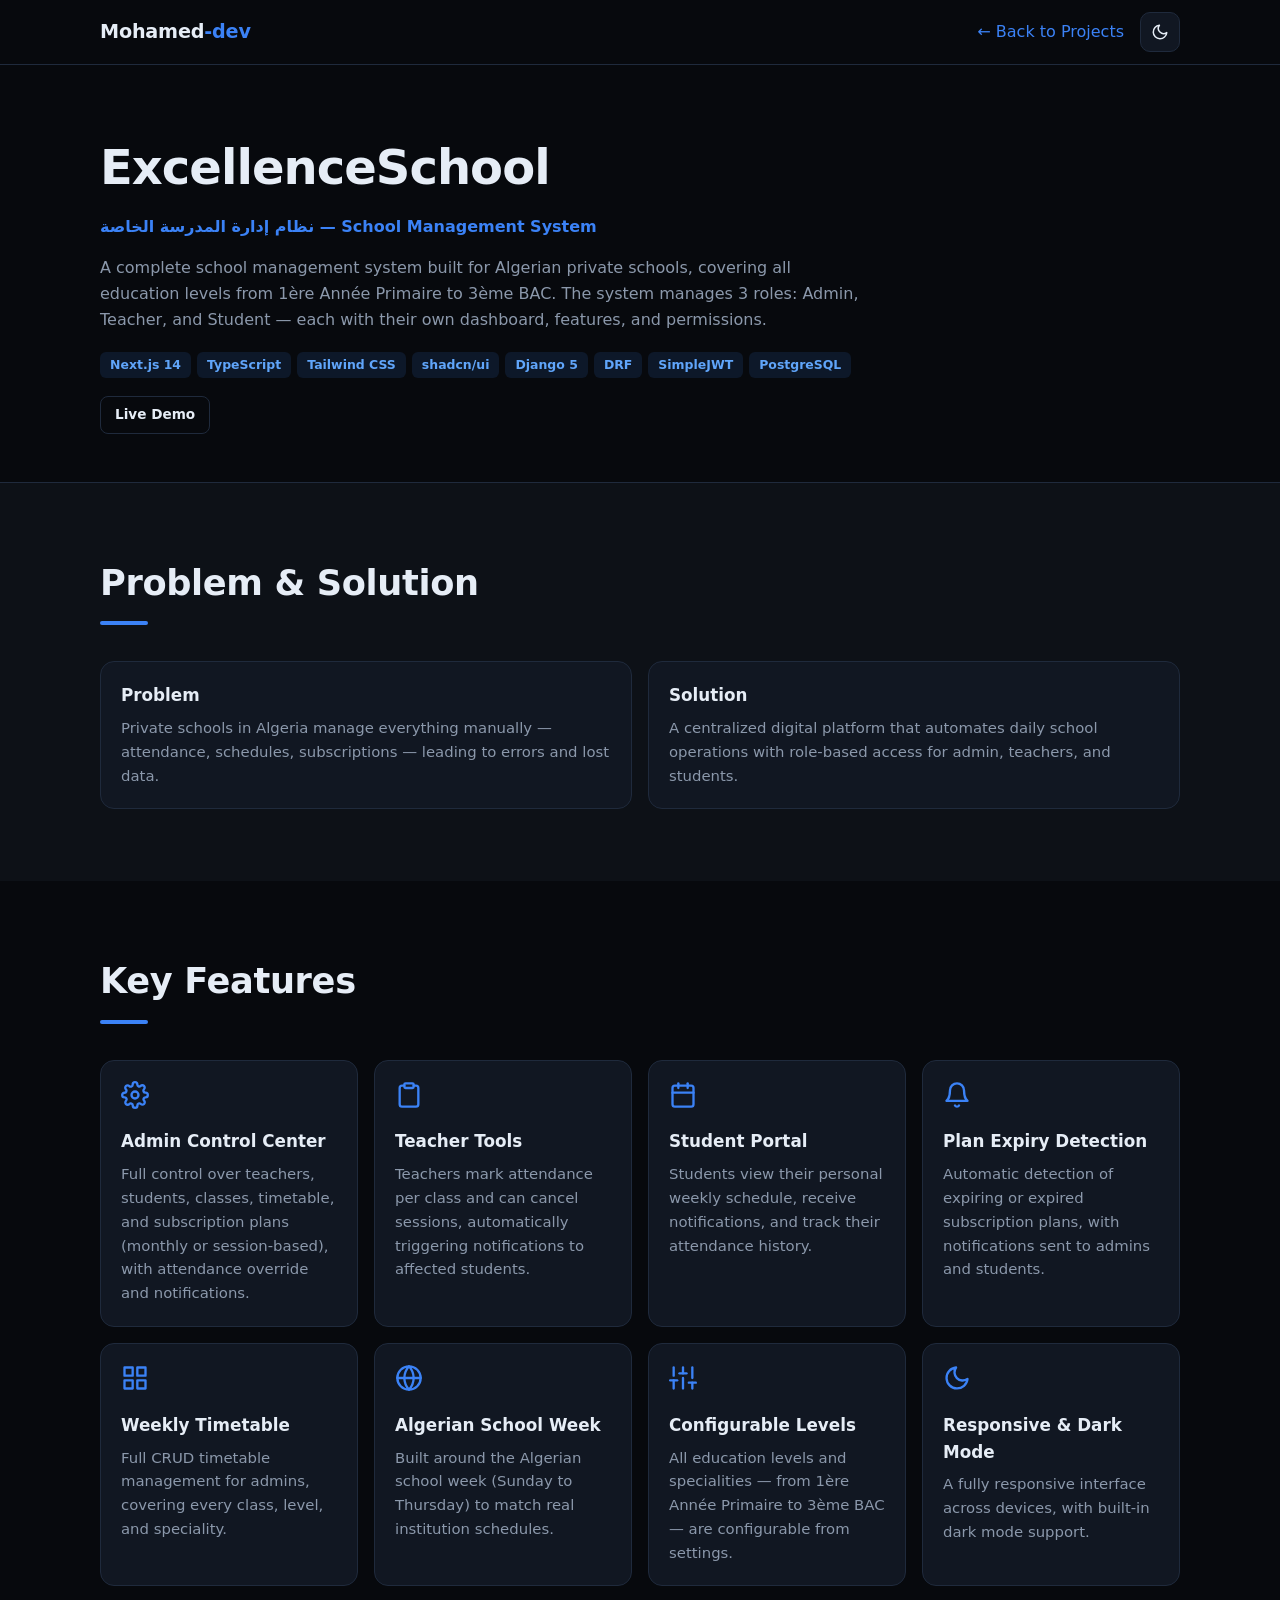
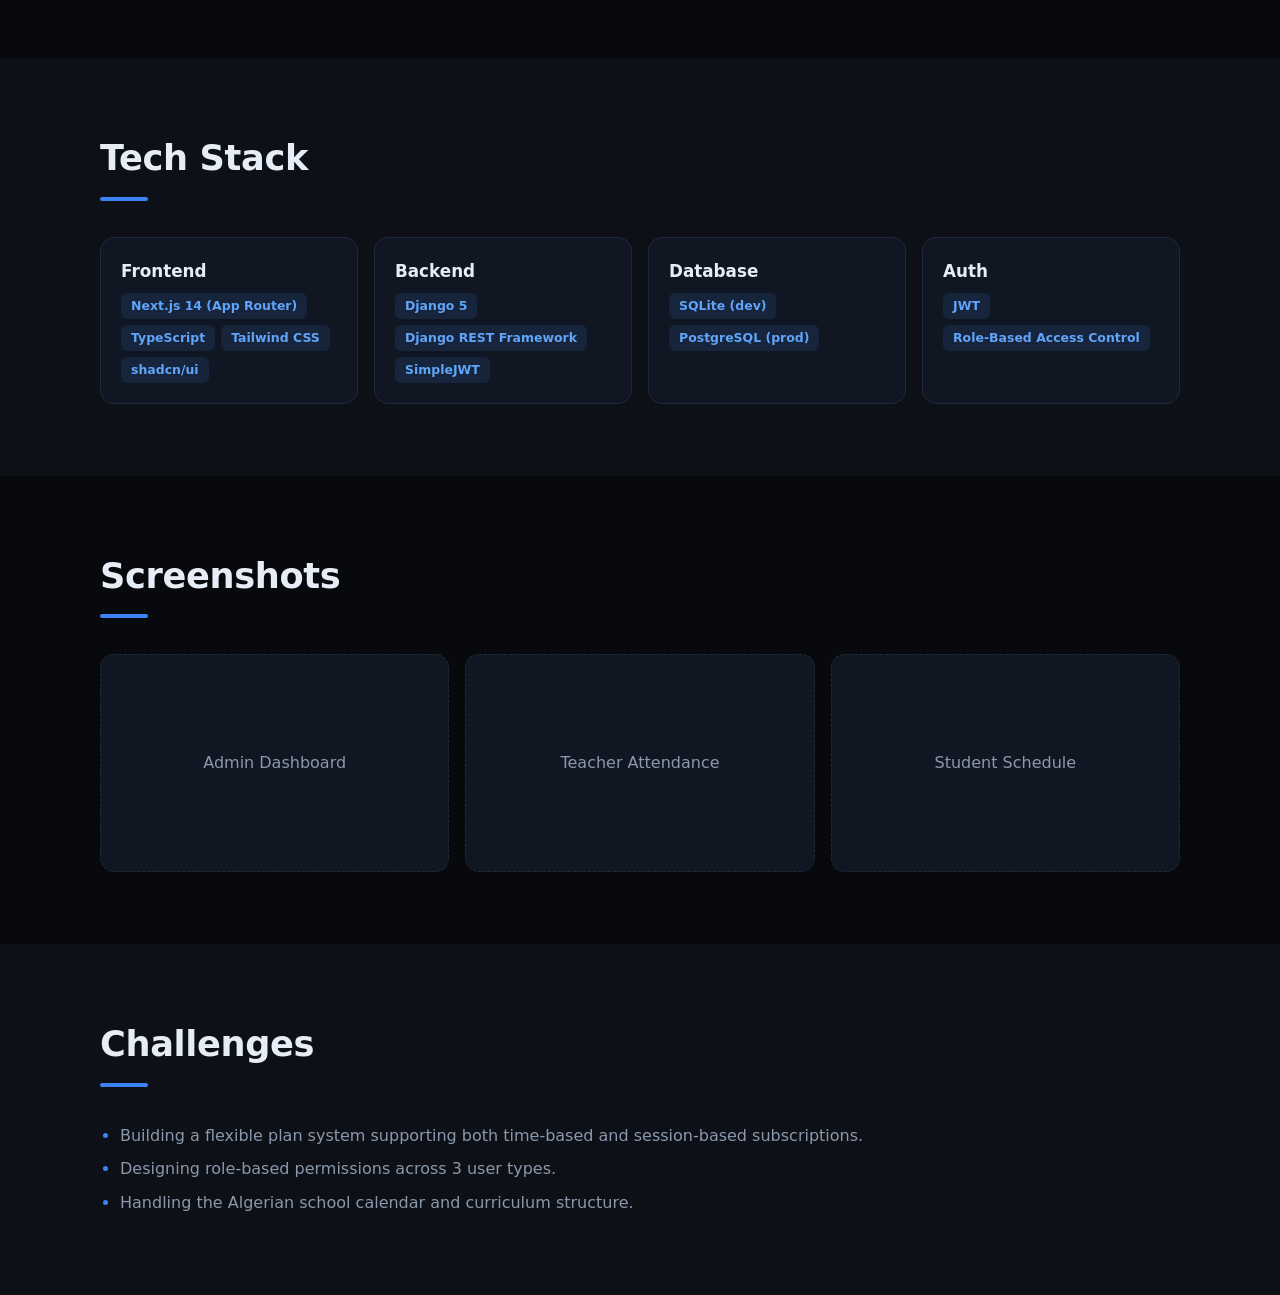
<file: excellenceschool.html>
<!DOCTYPE html>
<html lang="en" data-theme="dark">
<head>
    <meta charset="UTF-8">
    <meta name="viewport" content="width=device-width, initial-scale=1.0">
    <title>ExcellenceSchool — Beddani Mohamed</title>
    <link rel="icon" type="image/jpeg" href="icon.jpg">
    <script src="theme.js"></script>
    <link rel="stylesheet" href="style.css">
</head>
<body>
    <header id="navbar">
        <nav class="nav-container">
            <div class="logo">
                Mohamed<span class="logo-accent">-dev</span>
            </div>
            <a href="index.html#projects" class="back-link">&larr; Back to Projects</a>
            <button class="theme-toggle" id="theme-toggle" type="button" aria-label="Toggle light / dark mode">
                <svg class="icon-moon" width="18" height="18" viewBox="0 0 24 24" fill="none" stroke="currentColor" stroke-width="2" stroke-linecap="round" stroke-linejoin="round"><path d="M21 12.79A9 9 0 1 1 11.21 3 7 7 0 0 0 21 12.79z"/></svg>
                <svg class="icon-sun" width="18" height="18" viewBox="0 0 24 24" fill="none" stroke="currentColor" stroke-width="2" stroke-linecap="round" stroke-linejoin="round"><circle cx="12" cy="12" r="4"/><path d="M12 2v2M12 20v2M4.93 4.93l1.41 1.41M17.66 17.66l1.41 1.41M2 12h2M20 12h2M4.93 19.07l1.41-1.41M17.66 6.34l1.41-1.41"/></svg>
            </button>
        </nav>
    </header>

    <main>
        <section class="project-hero">
            <div class="container">
                <h1>ExcellenceSchool</h1>
                <p class="project-subtitle">نظام إدارة المدرسة الخاصة — School Management System</p>
                <p class="project-hero-desc">A complete school management system built for Algerian private schools, covering all education levels from 1ère Année Primaire to 3ème BAC. The system manages 3 roles: Admin, Teacher, and Student — each with their own dashboard, features, and permissions.</p>
                <div class="project-tech">
                    <span>Next.js 14</span>
                    <span>TypeScript</span>
                    <span>Tailwind CSS</span>
                    <span>shadcn/ui</span>
                    <span>Django 5</span>
                    <span>DRF</span>
                    <span>SimpleJWT</span>
                    <span>PostgreSQL</span>
                </div>
                <div class="project-links">
                                        <a href="https://excellence-school.vercel.app/" class="project-link" target="_blank">Live Demo</a>
                </div>
            </div>
        </section>

        <section class="section">
            <div class="container">
                <h2 class="section-title">Problem &amp; Solution</h2>
                <div class="problem-solution-grid">
                    <div class="ps-card">
                        <h3>Problem</h3>
                        <p>Private schools in Algeria manage everything manually — attendance, schedules, subscriptions — leading to errors and lost data.</p>
                    </div>
                    <div class="ps-card">
                        <h3>Solution</h3>
                        <p>A centralized digital platform that automates daily school operations with role-based access for admin, teachers, and students.</p>
                    </div>
                </div>
            </div>
        </section>

        <section class="section">
            <div class="container">
                <h2 class="section-title">Key Features</h2>
                <div class="features-grid">
                    <div class="feature-card">
                        <svg class="feature-icon" viewBox="0 0 24 24"><circle cx="12" cy="12" r="3"></circle><path d="M19.4 15a1.65 1.65 0 0 0 .33 1.82l.06.06a2 2 0 0 1 0 2.83 2 2 0 0 1-2.83 0l-.06-.06a1.65 1.65 0 0 0-1.82-.33 1.65 1.65 0 0 0-1 1.51V21a2 2 0 0 1-2 2 2 2 0 0 1-2-2v-.09A1.65 1.65 0 0 0 9 19.4a1.65 1.65 0 0 0-1.82.33l-.06.06a2 2 0 0 1-2.83 0 2 2 0 0 1 0-2.83l.06-.06a1.65 1.65 0 0 0 .33-1.82 1.65 1.65 0 0 0-1.51-1H3a2 2 0 0 1-2-2 2 2 0 0 1 2-2h.09A1.65 1.65 0 0 0 4.6 9a1.65 1.65 0 0 0-.33-1.82l-.06-.06a2 2 0 0 1 0-2.83 2 2 0 0 1 2.83 0l.06.06a1.65 1.65 0 0 0 1.82.33H9a1.65 1.65 0 0 0 1-1.51V3a2 2 0 0 1 2-2 2 2 0 0 1 2 2v.09a1.65 1.65 0 0 0 1 1.51 1.65 1.65 0 0 0 1.82-.33l.06-.06a2 2 0 0 1 2.83 0 2 2 0 0 1 0 2.83l-.06.06a1.65 1.65 0 0 0-.33 1.82V9a1.65 1.65 0 0 0 1.51 1H21a2 2 0 0 1 2 2 2 2 0 0 1-2 2h-.09a1.65 1.65 0 0 0-1.51 1z"></path></svg>
                        <h3>Admin Control Center</h3>
                        <p>Full control over teachers, students, classes, timetable, and subscription plans (monthly or session-based), with attendance override and notifications.</p>
                    </div>
                    <div class="feature-card">
                        <svg class="feature-icon" viewBox="0 0 24 24"><path d="M16 4h2a2 2 0 0 1 2 2v14a2 2 0 0 1-2 2H6a2 2 0 0 1-2-2V6a2 2 0 0 1 2-2h2"></path><rect x="8" y="2" width="8" height="4" rx="1" ry="1"></rect></svg>
                        <h3>Teacher Tools</h3>
                        <p>Teachers mark attendance per class and can cancel sessions, automatically triggering notifications to affected students.</p>
                    </div>
                    <div class="feature-card">
                        <svg class="feature-icon" viewBox="0 0 24 24"><rect x="3" y="4" width="18" height="18" rx="2" ry="2"></rect><line x1="16" y1="2" x2="16" y2="6"></line><line x1="8" y1="2" x2="8" y2="6"></line><line x1="3" y1="10" x2="21" y2="10"></line></svg>
                        <h3>Student Portal</h3>
                        <p>Students view their personal weekly schedule, receive notifications, and track their attendance history.</p>
                    </div>
                    <div class="feature-card">
                        <svg class="feature-icon" viewBox="0 0 24 24"><path d="M18 8A6 6 0 0 0 6 8c0 7-3 9-3 9h18s-3-2-3-9"></path><path d="M13.73 21a2 2 0 0 1-3.46 0"></path></svg>
                        <h3>Plan Expiry Detection</h3>
                        <p>Automatic detection of expiring or expired subscription plans, with notifications sent to admins and students.</p>
                    </div>
                    <div class="feature-card">
                        <svg class="feature-icon" viewBox="0 0 24 24"><rect x="3" y="3" width="7" height="7"></rect><rect x="14" y="3" width="7" height="7"></rect><rect x="14" y="14" width="7" height="7"></rect><rect x="3" y="14" width="7" height="7"></rect></svg>
                        <h3>Weekly Timetable</h3>
                        <p>Full CRUD timetable management for admins, covering every class, level, and speciality.</p>
                    </div>
                    <div class="feature-card">
                        <svg class="feature-icon" viewBox="0 0 24 24"><circle cx="12" cy="12" r="10"></circle><line x1="2" y1="12" x2="22" y2="12"></line><path d="M12 2a15.3 15.3 0 0 1 4 10 15.3 15.3 0 0 1-4 10 15.3 15.3 0 0 1-4-10 15.3 15.3 0 0 1 4-10z"></path></svg>
                        <h3>Algerian School Week</h3>
                        <p>Built around the Algerian school week (Sunday to Thursday) to match real institution schedules.</p>
                    </div>
                    <div class="feature-card">
                        <svg class="feature-icon" viewBox="0 0 24 24"><line x1="4" y1="21" x2="4" y2="14"></line><line x1="4" y1="10" x2="4" y2="3"></line><line x1="12" y1="21" x2="12" y2="12"></line><line x1="12" y1="8" x2="12" y2="3"></line><line x1="20" y1="21" x2="20" y2="16"></line><line x1="20" y1="12" x2="20" y2="3"></line><line x1="1" y1="14" x2="7" y2="14"></line><line x1="9" y1="8" x2="15" y2="8"></line><line x1="17" y1="16" x2="23" y2="16"></line></svg>
                        <h3>Configurable Levels</h3>
                        <p>All education levels and specialities — from 1ère Année Primaire to 3ème BAC — are configurable from settings.</p>
                    </div>
                    <div class="feature-card">
                        <svg class="feature-icon" viewBox="0 0 24 24"><path d="M21 12.79A9 9 0 1 1 11.21 3 7 7 0 0 0 21 12.79z"></path></svg>
                        <h3>Responsive &amp; Dark Mode</h3>
                        <p>A fully responsive interface across devices, with built-in dark mode support.</p>
                    </div>
                </div>
            </div>
        </section>

        <section class="section">
            <div class="container">
                <h2 class="section-title">Tech Stack</h2>
                <div class="techstack-grid">
                    <div class="techstack-group">
                        <h3>Frontend</h3>
                        <div class="project-tech">
                            <span>Next.js 14 (App Router)</span>
                            <span>TypeScript</span>
                            <span>Tailwind CSS</span>
                            <span>shadcn/ui</span>
                        </div>
                    </div>
                    <div class="techstack-group">
                        <h3>Backend</h3>
                        <div class="project-tech">
                            <span>Django 5</span>
                            <span>Django REST Framework</span>
                            <span>SimpleJWT</span>
                        </div>
                    </div>
                    <div class="techstack-group">
                        <h3>Database</h3>
                        <div class="project-tech">
                            <span>SQLite (dev)</span>
                            <span>PostgreSQL (prod)</span>
                        </div>
                    </div>
                    <div class="techstack-group">
                        <h3>Auth</h3>
                        <div class="project-tech">
                            <span>JWT</span>
                            <span>Role-Based Access Control</span>
                        </div>
                    </div>
                </div>
            </div>
        </section>

        <section class="section">
            <div class="container">
                <h2 class="section-title">Screenshots</h2>
                <div class="screenshots-grid">
                    <div class="screenshot-placeholder">Admin Dashboard</div>
                    <div class="screenshot-placeholder">Teacher Attendance</div>
                    <div class="screenshot-placeholder">Student Schedule</div>
                </div>
            </div>
        </section>

        <section class="section">
            <div class="container">
                <h2 class="section-title">Challenges</h2>
                <ul class="challenges-list">
                    <li>Building a flexible plan system supporting both time-based and session-based subscriptions.</li>
                    <li>Designing role-based permissions across 3 user types.</li>
                    <li>Handling the Algerian school calendar and curriculum structure.</li>
                </ul>
            </div>
        </section>
    </main>
</body>
</html>
</file>
<file: style.css>
/* ===== Theme tokens ===== */
:root,
:root[data-theme="dark"] {
    --bg: #07090d;
    --bg-alt: #0d1117;
    --surface: #111722;
    --surface-2: #172031;
    --border: #1f2a3c;
    --text: #e6edf6;
    --text-muted: #8b98ab;
    --accent: #3b82f6;
    --accent-strong: #60a5fa;
    --accent-soft: rgba(59, 130, 246, 0.12);
    --on-accent: #ffffff;
    --shadow: 0 1px 2px rgba(0, 0, 0, 0.4);
}

:root[data-theme="light"] {
    --bg: #ffffff;
    --bg-alt: #f4f7fb;
    --surface: #ffffff;
    --surface-2: #eef3fa;
    --border: #dde4ee;
    --text: #0b1220;
    --text-muted: #556274;
    --accent: #1d4ed8;
    --accent-strong: #1e40af;
    --accent-soft: rgba(29, 78, 216, 0.08);
    --on-accent: #ffffff;
    --shadow: 0 1px 3px rgba(15, 23, 42, 0.08);
}

/* ===== Base ===== */
* {
    margin: 0;
    padding: 0;
    box-sizing: border-box;
}

html {
    scroll-behavior: smooth;
    scroll-padding-top: 72px;
}

body {
    font-family: system-ui, -apple-system, "Segoe UI", Roboto, "Helvetica Neue", Arial, sans-serif;
    background: var(--bg);
    color: var(--text);
    line-height: 1.6;
    -webkit-font-smoothing: antialiased;
}

img {
    max-width: 100%;
    display: block;
}

a {
    color: inherit;
    text-decoration: none;
}

.container {
    max-width: 1120px;
    margin: 0 auto;
    padding: 0 20px;
}

/* ===== Navbar ===== */
#navbar {
    position: sticky;
    top: 0;
    z-index: 100;
    background: var(--bg);
    border-bottom: 1px solid var(--border);
}

.nav-container {
    max-width: 1120px;
    margin: 0 auto;
    padding: 0 20px;
    height: 64px;
    display: flex;
    align-items: center;
    justify-content: space-between;
    gap: 16px;
}

.logo {
    font-size: 1.2rem;
    font-weight: 700;
    letter-spacing: -0.01em;
}

.logo-accent {
    color: var(--accent);
}

.nav-menu {
    display: flex;
    list-style: none;
    gap: 4px;
    margin-left: auto;
}

.nav-link {
    display: block;
    padding: 8px 14px;
    border-radius: 8px;
    color: var(--text-muted);
    font-weight: 500;
    font-size: 0.95rem;
}

.nav-link:hover,
.nav-link.active {
    color: var(--text);
    background: var(--accent-soft);
}

.nav-actions {
    display: flex;
    align-items: center;
    gap: 8px;
}

.theme-toggle,
.hamburger {
    width: 40px;
    height: 40px;
    display: inline-flex;
    align-items: center;
    justify-content: center;
    border: 1px solid var(--border);
    border-radius: 10px;
    background: var(--surface);
    color: var(--text);
    cursor: pointer;
}

.theme-toggle:hover,
.hamburger:hover {
    border-color: var(--accent);
}

.theme-toggle .icon-sun { display: none; }
.theme-toggle .icon-moon { display: block; }
:root[data-theme="light"] .theme-toggle .icon-sun { display: block; }
:root[data-theme="light"] .theme-toggle .icon-moon { display: none; }

.hamburger {
    display: none;
    flex-direction: column;
    gap: 4px;
}

.hamburger span {
    width: 18px;
    height: 2px;
    background: var(--text);
    border-radius: 2px;
}

.back-link {
    color: var(--accent);
    font-weight: 500;
    margin-left: auto;
}

/* ===== Hero ===== */
.hero {
    padding: 80px 0 64px;
    border-bottom: 1px solid var(--border);
}

.hero-content {
    display: grid;
    grid-template-columns: 1.3fr 1fr;
    gap: 48px;
    align-items: center;
}

.greeting {
    color: var(--accent);
    font-weight: 600;
    margin-bottom: 12px;
}

.hero-title {
    font-size: clamp(2.2rem, 6vw, 3.6rem);
    line-height: 1.1;
    font-weight: 800;
    letter-spacing: -0.02em;
    margin-bottom: 16px;
}

.hero-title .highlight {
    color: var(--accent);
}

.hero-quote {
    color: var(--text-muted);
    font-size: 1.1rem;
    max-width: 520px;
    margin-bottom: 28px;
}

.hero-actions {
    display: flex;
    flex-wrap: wrap;
    gap: 12px;
    margin-bottom: 28px;
}

.btn {
    display: inline-flex;
    align-items: center;
    justify-content: center;
    gap: 8px;
    padding: 11px 22px;
    border-radius: 10px;
    font-weight: 600;
    font-size: 0.95rem;
    border: 1px solid transparent;
    cursor: pointer;
    font-family: inherit;
}

.btn-primary {
    background: var(--accent);
    color: var(--on-accent);
}

.btn-primary:hover {
    background: var(--accent-strong);
}

.btn-outline {
    border-color: var(--border);
    color: var(--text);
    background: var(--surface);
}

.btn-outline:hover {
    border-color: var(--accent);
}

.hero-social,
.social-links {
    display: flex;
    gap: 10px;
}

.social-link {
    width: 42px;
    height: 42px;
    display: inline-flex;
    align-items: center;
    justify-content: center;
    border-radius: 10px;
    border: 1px solid var(--border);
    background: var(--surface);
    color: var(--text-muted);
}

.social-link:hover {
    color: var(--accent);
    border-color: var(--accent);
}

.social-link svg {
    width: 20px;
    height: 20px;
}

.hero-visual {
    display: flex;
    flex-direction: column;
    align-items: center;
    gap: 20px;
}

.avatar {
    width: min(280px, 70vw);
    aspect-ratio: 1;
    border-radius: 50%;
    overflow: hidden;
    border: 4px solid var(--accent);
    background: var(--surface);
}

.avatar img {
    width: 100%;
    height: 100%;
    object-fit: cover;
}

.tech-icons {
    display: flex;
    flex-wrap: wrap;
    justify-content: center;
    gap: 10px;
}

.tech-icons img {
    width: 40px;
    height: 40px;
    padding: 8px;
    border-radius: 10px;
    background: var(--surface);
    border: 1px solid var(--border);
}

/* ===== Sections ===== */
.section {
    padding: 72px 0;
}

.section:nth-of-type(even) {
    background: var(--bg-alt);
}

.section-title {
    font-size: clamp(1.6rem, 4vw, 2.2rem);
    font-weight: 800;
    letter-spacing: -0.01em;
    margin-bottom: 36px;
}

.section-title::after {
    content: "";
    display: block;
    width: 48px;
    height: 4px;
    margin-top: 10px;
    border-radius: 2px;
    background: var(--accent);
}

/* ===== About ===== */
.about-content {
    display: grid;
    grid-template-columns: 1.2fr 1fr;
    gap: 40px;
    align-items: start;
}

.about-text > p {
    color: var(--text-muted);
    font-size: 1.05rem;
    margin-bottom: 28px;
}

.skills h3 {
    font-size: 1.05rem;
    margin-bottom: 14px;
}

.skills-grid {
    display: flex;
    flex-wrap: wrap;
    gap: 8px;
}

.skill-tag {
    padding: 6px 14px;
    border-radius: 999px;
    border: 1px solid var(--border);
    background: var(--surface);
    font-size: 0.9rem;
    font-weight: 500;
}

.code-block {
    background: var(--surface);
    border: 1px solid var(--border);
    border-radius: 14px;
    padding: 22px;
    font-family: ui-monospace, "Cascadia Code", Consolas, monospace;
    font-size: 0.9rem;
    line-height: 1.8;
    overflow-x: auto;
}

.code-block .indent { padding-left: 22px; }
.code-block .k { color: var(--accent); }
.code-block .s { color: var(--text-muted); }

.stats {
    display: grid;
    grid-template-columns: repeat(3, 1fr);
    gap: 12px;
    margin-top: 16px;
}

.stat {
    background: var(--surface);
    border: 1px solid var(--border);
    border-radius: 12px;
    padding: 16px;
    text-align: center;
}

.stat strong {
    display: block;
    font-size: 1.6rem;
    color: var(--accent);
    line-height: 1.2;
}

.stat span {
    font-size: 0.85rem;
    color: var(--text-muted);
}

/* ===== Projects ===== */
.project-filters {
    display: flex;
    flex-wrap: wrap;
    gap: 8px;
    margin: -12px 0 28px;
}

.filter-btn {
    padding: 7px 16px;
    border-radius: 999px;
    border: 1px solid var(--border);
    background: var(--surface);
    color: var(--text-muted);
    font: inherit;
    font-size: 0.9rem;
    font-weight: 500;
    cursor: pointer;
}

.filter-btn:hover {
    color: var(--text);
}

.filter-btn.active {
    background: var(--accent);
    border-color: var(--accent);
    color: var(--on-accent);
}

.projects-grid {
    display: grid;
    grid-template-columns: repeat(auto-fill, minmax(320px, 1fr));
    gap: 20px;
}

.project-card {
    display: flex;
    flex-direction: column;
    background: var(--surface);
    border: 1px solid var(--border);
    border-radius: 14px;
    overflow: hidden;
    box-shadow: var(--shadow);
}

.project-card:hover {
    border-color: var(--accent);
}

.project-card[hidden] {
    display: none;
}

.project-image {
    aspect-ratio: 16 / 9;
    background: var(--surface-2);
    border-bottom: 1px solid var(--border);
    overflow: hidden;
}

.project-image img {
    width: 100%;
    height: 100%;
    object-fit: cover;
}

.project-image.placeholder {
    display: flex;
    flex-direction: column;
    align-items: center;
    justify-content: center;
    gap: 6px;
    color: var(--accent);
    background:
        linear-gradient(135deg, var(--accent-soft), transparent 70%),
        var(--surface-2);
}

.project-image.placeholder svg {
    width: 44px;
    height: 44px;
}

.project-image.placeholder span {
    font-size: 1.4rem;
    font-weight: 800;
    color: var(--text);
}

.project-content {
    padding: 20px;
    display: flex;
    flex-direction: column;
    flex: 1;
}

.project-content h3 {
    font-size: 1.15rem;
    line-height: 1.35;
    margin-bottom: 4px;
}

.project-subtitle-card {
    color: var(--accent);
    font-size: 0.85rem;
    font-weight: 600;
    margin-bottom: 10px;
}

.project-content > p:not(.project-subtitle-card) {
    color: var(--text-muted);
    font-size: 0.93rem;
    margin-bottom: 16px;
}

.project-tech {
    display: flex;
    flex-wrap: wrap;
    gap: 6px;
    margin-bottom: 18px;
}

.project-tech span {
    padding: 3px 10px;
    border-radius: 6px;
    background: var(--accent-soft);
    color: var(--accent-strong);
    font-size: 0.78rem;
    font-weight: 600;
}

:root[data-theme="light"] .project-tech span {
    color: var(--accent);
}

.project-links {
    display: flex;
    flex-wrap: wrap;
    gap: 8px;
    margin-top: auto;
}

.project-link {
    padding: 7px 14px;
    border-radius: 8px;
    border: 1px solid var(--border);
    font-size: 0.85rem;
    font-weight: 600;
}

.project-link:hover {
    border-color: var(--accent);
    color: var(--accent);
}

.project-link.primary {
    background: var(--accent);
    border-color: var(--accent);
    color: var(--on-accent);
}

.project-link.primary:hover {
    background: var(--accent-strong);
    color: var(--on-accent);
}

/* ===== Contact ===== */
.contact-content {
    display: grid;
    grid-template-columns: 1fr 1fr;
    gap: 40px;
}

.contact-info > p {
    color: var(--text-muted);
    font-size: 1.05rem;
    margin-bottom: 24px;
}

.contact-details {
    display: flex;
    flex-direction: column;
    gap: 14px;
    margin-bottom: 24px;
}

.contact-item {
    display: flex;
    align-items: center;
    gap: 12px;
}

.contact-item svg {
    color: var(--accent);
    flex-shrink: 0;
}

.contact-form form {
    display: flex;
    flex-direction: column;
    gap: 14px;
}

.form-group input,
.form-group textarea {
    width: 100%;
    padding: 12px 14px;
    border-radius: 10px;
    border: 1px solid var(--border);
    background: var(--surface);
    color: var(--text);
    font: inherit;
    resize: vertical;
}

.form-group input::placeholder,
.form-group textarea::placeholder {
    color: var(--text-muted);
}

.form-group input:focus,
.form-group textarea:focus {
    outline: none;
    border-color: var(--accent);
}

.form-status {
    font-size: 0.9rem;
    color: var(--text-muted);
    min-height: 1.4em;
}

/* ===== Footer ===== */
.footer {
    border-top: 1px solid var(--border);
    padding: 24px 0;
    text-align: center;
    color: var(--text-muted);
    font-size: 0.9rem;
}

/* ===== Project detail page ===== */
.project-hero {
    padding: 64px 0 48px;
    border-bottom: 1px solid var(--border);
}

.project-hero h1 {
    font-size: clamp(2rem, 6vw, 3rem);
    font-weight: 800;
    letter-spacing: -0.02em;
}

.project-subtitle {
    color: var(--accent);
    font-weight: 600;
    margin: 8px 0 16px;
}

.project-hero-desc {
    color: var(--text-muted);
    max-width: 760px;
    margin-bottom: 20px;
}

.problem-solution-grid,
.features-grid,
.techstack-grid,
.screenshots-grid {
    display: grid;
    gap: 16px;
}

.problem-solution-grid { grid-template-columns: repeat(auto-fit, minmax(280px, 1fr)); }
.features-grid { grid-template-columns: repeat(auto-fill, minmax(240px, 1fr)); }
.techstack-grid { grid-template-columns: repeat(auto-fill, minmax(240px, 1fr)); }
.screenshots-grid { grid-template-columns: repeat(auto-fill, minmax(260px, 1fr)); }

.ps-card,
.feature-card,
.techstack-group {
    background: var(--surface);
    border: 1px solid var(--border);
    border-radius: 14px;
    padding: 20px;
}

.ps-card h3,
.feature-card h3,
.techstack-group h3 {
    font-size: 1.05rem;
    margin-bottom: 8px;
}

.ps-card p,
.feature-card p {
    color: var(--text-muted);
    font-size: 0.93rem;
}

.feature-icon {
    width: 28px;
    height: 28px;
    margin-bottom: 12px;
    fill: none;
    stroke: var(--accent);
    stroke-width: 2;
    stroke-linecap: round;
    stroke-linejoin: round;
}

.techstack-group .project-tech {
    margin-bottom: 0;
}

.screenshot-placeholder {
    aspect-ratio: 16 / 10;
    display: flex;
    align-items: center;
    justify-content: center;
    border-radius: 14px;
    border: 1px dashed var(--border);
    background: var(--surface);
    color: var(--text-muted);
}

.challenges-list {
    padding-left: 20px;
    color: var(--text-muted);
}

.challenges-list li {
    margin-bottom: 8px;
}

.challenges-list li::marker {
    color: var(--accent);
}

/* ===== Responsive ===== */
@media (max-width: 900px) {
    .hero-content,
    .about-content,
    .contact-content {
        grid-template-columns: 1fr;
    }

    .hero {
        padding: 48px 0;
        text-align: center;
    }

    .hero-quote {
        margin-left: auto;
        margin-right: auto;
    }

    .hero-actions,
    .hero-social {
        justify-content: center;
    }

    .hero-visual {
        order: -1;
    }

    .avatar {
        width: 180px;
    }
}

@media (max-width: 760px) {
    .hamburger {
        display: inline-flex;
    }

    .nav-menu {
        display: none;
        position: absolute;
        top: 64px;
        left: 0;
        right: 0;
        flex-direction: column;
        padding: 12px 16px;
        background: var(--bg);
        border-bottom: 1px solid var(--border);
    }

    .nav-menu.active {
        display: flex;
    }

    .nav-link {
        padding: 12px 14px;
    }

    .section {
        padding: 56px 0;
    }

    .container,
    .nav-container {
        padding: 0 16px;
    }

    .projects-grid {
        grid-template-columns: 1fr;
    }
}

@media (prefers-reduced-motion: reduce) {
    html {
        scroll-behavior: auto;
    }
}
</file>
